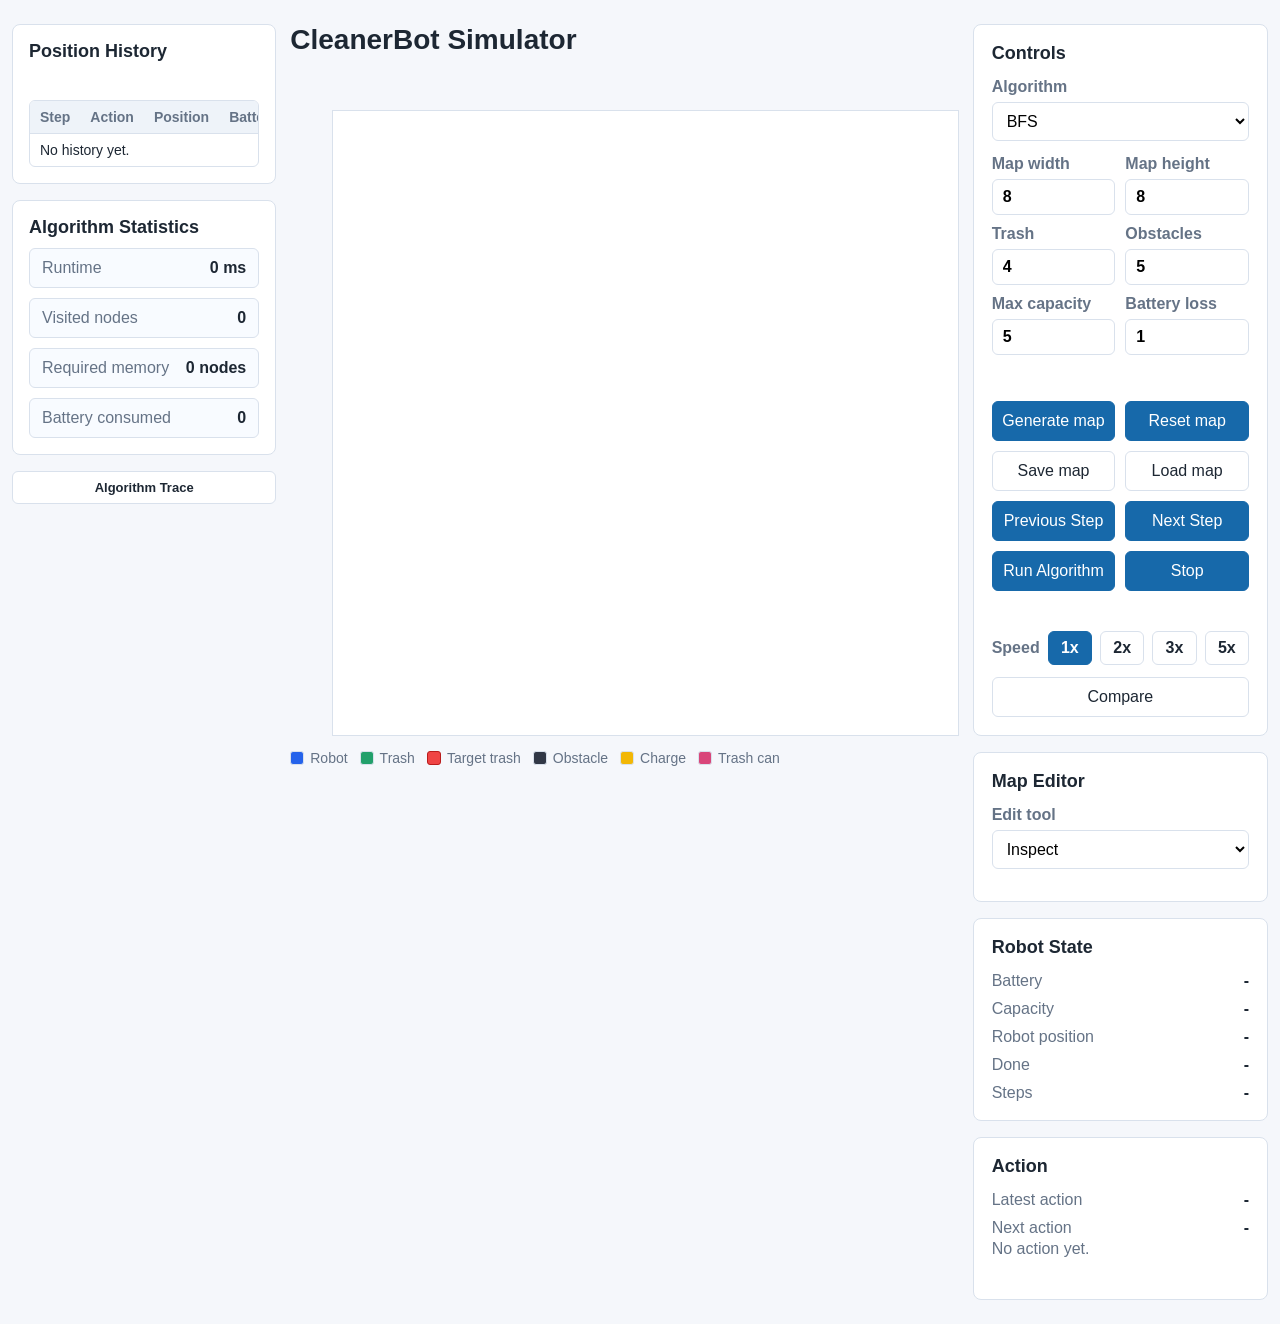
<file: index.html>
<!DOCTYPE html>
<html lang="vi">
<head>
  <meta charset="UTF-8">
  <meta name="viewport" content="width=device-width, initial-scale=1.0">
  <title>CleanerBot AI Simulator</title>
  <link rel="stylesheet" href="style.css">
</head>
<body>
  <main class="app-shell">
    <aside class="insights-panel" aria-label="History and algorithm statistics">
      <section class="history-panel" aria-label="Robot position history">
        <h2>Position History</h2>
        <p id="positionHistorySummary" class="history-summary"></p>
        <div id="positionHistoryWrap" class="history-table-wrap">
          <table class="history-table">
            <thead>
              <tr>
                <th>Step</th>
                <th>Action</th>
                <th>Position</th>
                <th>Battery</th>
                <th>Cap.</th>
              </tr>
            </thead>
            <tbody id="positionHistoryBody">
              <tr>
                <td colspan="5">No history yet.</td>
              </tr>
            </tbody>
          </table>
        </div>
      </section>

      <section class="history-panel metrics-panel" aria-label="Algorithm statistics">
        <h2>Algorithm Statistics</h2>
        <dl class="stats-list algorithm-metrics">
          <div>
            <dt>Runtime</dt>
            <dd id="runtimeValue">0 ms</dd>
          </div>
          <div>
            <dt>Visited nodes</dt>
            <dd id="visitedNodesValue">0</dd>
          </div>
          <div>
            <dt>Required memory</dt>
            <dd id="requiredMemoryValue">0 nodes</dd>
          </div>
          <div>
            <dt>Battery consumed</dt>
            <dd id="batteryConsumedValue">0</dd>
          </div>
        </dl>
      </section>

      <button
        id="traceToggleButton"
        class="secondary-button trace-toggle-button"
        type="button"
        aria-expanded="false"
        aria-controls="tracePopup"
      >
        Algorithm Trace
      </button>

      <section
        id="tracePopup"
        class="history-panel trace-panel trace-popup"
        aria-label="Algorithm traversal log"
        hidden
      >
        <h2>Algorithm Trace</h2>
        <p id="heuristicDescription" class="trace-help">Heuristic: not available.</p>
        <div id="algorithmTrace" class="trace-log">
          <p class="trace-empty">No trace yet.</p>
        </div>
      </section>
    </aside>

    <section class="map-section" aria-label="Simulation map">
      <div class="section-header">
        <div>
          <h1>CleanerBot Simulator</h1>
          <p id="moduleWarning" class="module-warning">
            JavaScript module chua chay. Hay mo bang Live Server thay vi mo truc tiep file HTML.
          </p>
        </div>
      </div>

      <div class="map-layout" aria-label="Grid map with coordinates">
        <div class="map-corner-label" aria-hidden="true"></div>
        <div id="gridColumnLabels" class="map-axis map-axis-columns" aria-hidden="true"></div>
        <div id="gridRowLabels" class="map-axis map-axis-rows" aria-hidden="true"></div>
        <div id="gridMap" class="grid-map" aria-label="Grid map"></div>
      </div>

      <div class="legend" aria-label="Map legend">
        <span><i class="legend-box robot"></i>Robot</span>
        <span><i class="legend-box trash"></i>Trash</span>
        <span><i class="legend-box target-trash"></i>Target trash</span>
        <span><i class="legend-box obstacle"></i>Obstacle</span>
        <span><i class="legend-box charger"></i>Charge</span>
        <span><i class="legend-box trash-can"></i>Trash can</span>
      </div>
    </section>

    <aside class="control-panel" aria-label="Controls">
      <section class="panel-block controls-block">
        <div class="controls-config-region">
          <h2>Controls</h2>

          <label for="algorithmSelect">Algorithm</label>
          <select id="algorithmSelect"></select>

          <div class="settings-grid">
            <label>
              Map width
              <input id="mapWidthInput" type="number" min="4" max="20" value="8">
            </label>
            <label>
              Map height
              <input id="mapHeightInput" type="number" min="4" max="20" value="8">
            </label>
            <label>
              Trash
              <input id="trashCountInput" type="number" min="0" max="57" value="4">
            </label>
            <label>
              Obstacles
              <input id="obstacleCountInput" type="number" min="0" max="62" value="5">
            </label>
            <label>
              Max capacity
              <input id="maxCapacityInput" type="number" min="1" max="20" value="5">
            </label>
            <label>
              Battery loss
              <input id="batteryLossInput" type="number" min="0" max="100" step="0.5" value="1">
            </label>
          </div>
        </div>

        <div class="button-grid">
          <button id="generateButton" type="button">Generate map</button>
          <button id="resetButton" type="button">Reset map</button>
          <button id="saveMapButton" class="secondary-button" type="button">Save map</button>
          <button id="loadMapButton" class="secondary-button" type="button">Load map</button>
          <button id="previousStepButton" type="button">Previous Step</button>
          <button id="nextStepButton" type="button">Next Step</button>
          <button id="runButton" type="button">Run Algorithm</button>
          <button id="stopButton" type="button">Stop</button>
        </div>
        <input id="loadMapInput" type="file" accept=".json,application/json" hidden>
        <p id="mapStorageStatus" class="map-storage-status" role="status" aria-live="polite"></p>

        <div class="speed-controls" aria-label="Run speed">
          <span>Speed</span>
          <button class="speed-button active" type="button" data-speed="1">1x</button>
          <button class="speed-button" type="button" data-speed="2">2x</button>
          <button class="speed-button" type="button" data-speed="3">3x</button>
          <button class="speed-button" type="button" data-speed="5">5x</button>
        </div>

        <form
          id="compareForm"
          class="compare-form"
          action="compare.html"
          method="get"
          target="_blank"
          rel="noopener"
        >
          <input id="compareStateKeyInput" type="hidden" name="stateKey">
          <button id="compareButton" class="secondary-button compare-button" type="submit">Compare</button>
        </form>
      </section>

      <section class="panel-block">
        <h2>Map Editor</h2>

        <label for="editToolSelect">Edit tool</label>
        <select id="editToolSelect">
          <option value="inspect">Inspect</option>
          <option value="empty">Empty</option>
          <option value="trash">Trash</option>
          <option value="obstacle">Obstacle</option>
          <option value="charger">Charging station</option>
          <option value="trash_can">Trash can</option>
          <option value="robot_start">Robot start</option>
        </select>
      </section>

      <section class="panel-block">
        <h2>Robot State</h2>
        <dl class="stats-list">
          <div>
            <dt>Battery</dt>
            <dd id="batteryValue">-</dd>
          </div>
          <div>
            <dt>Capacity</dt>
            <dd id="capacityValue">-</dd>
          </div>
          <div>
            <dt>Robot position</dt>
            <dd id="positionValue">-</dd>
          </div>
          <div>
            <dt>Done</dt>
            <dd id="doneValue">-</dd>
          </div>
          <div>
            <dt>Steps</dt>
            <dd id="stepsValue">-</dd>
          </div>
        </dl>
      </section>

      <section class="panel-block">
        <h2>Action</h2>
        <dl class="stats-list">
          <div>
            <dt>Latest action</dt>
            <dd id="latestActionValue">-</dd>
          </div>
          <div>
            <dt>Next action</dt>
            <dd id="nextActionValue">-</dd>
          </div>
        </dl>
        <p id="latestLog" class="latest-log">No action yet.</p>
      </section>
    </aside>
  </main>

  <dialog id="saveMapDialog" class="map-dialog" aria-labelledby="saveMapDialogTitle">
    <form id="saveMapForm">
      <h2 id="saveMapDialogTitle">Save current map</h2>
      <label for="saveMapNameInput">Map name</label>
      <input
        id="saveMapNameInput"
        type="text"
        maxlength="80"
        autocomplete="off"
        required
      >
      <div class="dialog-actions">
        <button id="cancelSaveMapButton" class="secondary-button" type="button">Cancel</button>
        <button type="submit">Download JSON</button>
      </div>
    </form>
  </dialog>

  <script type="module" src="js/main.js"></script>
</body>
</html>
</file>
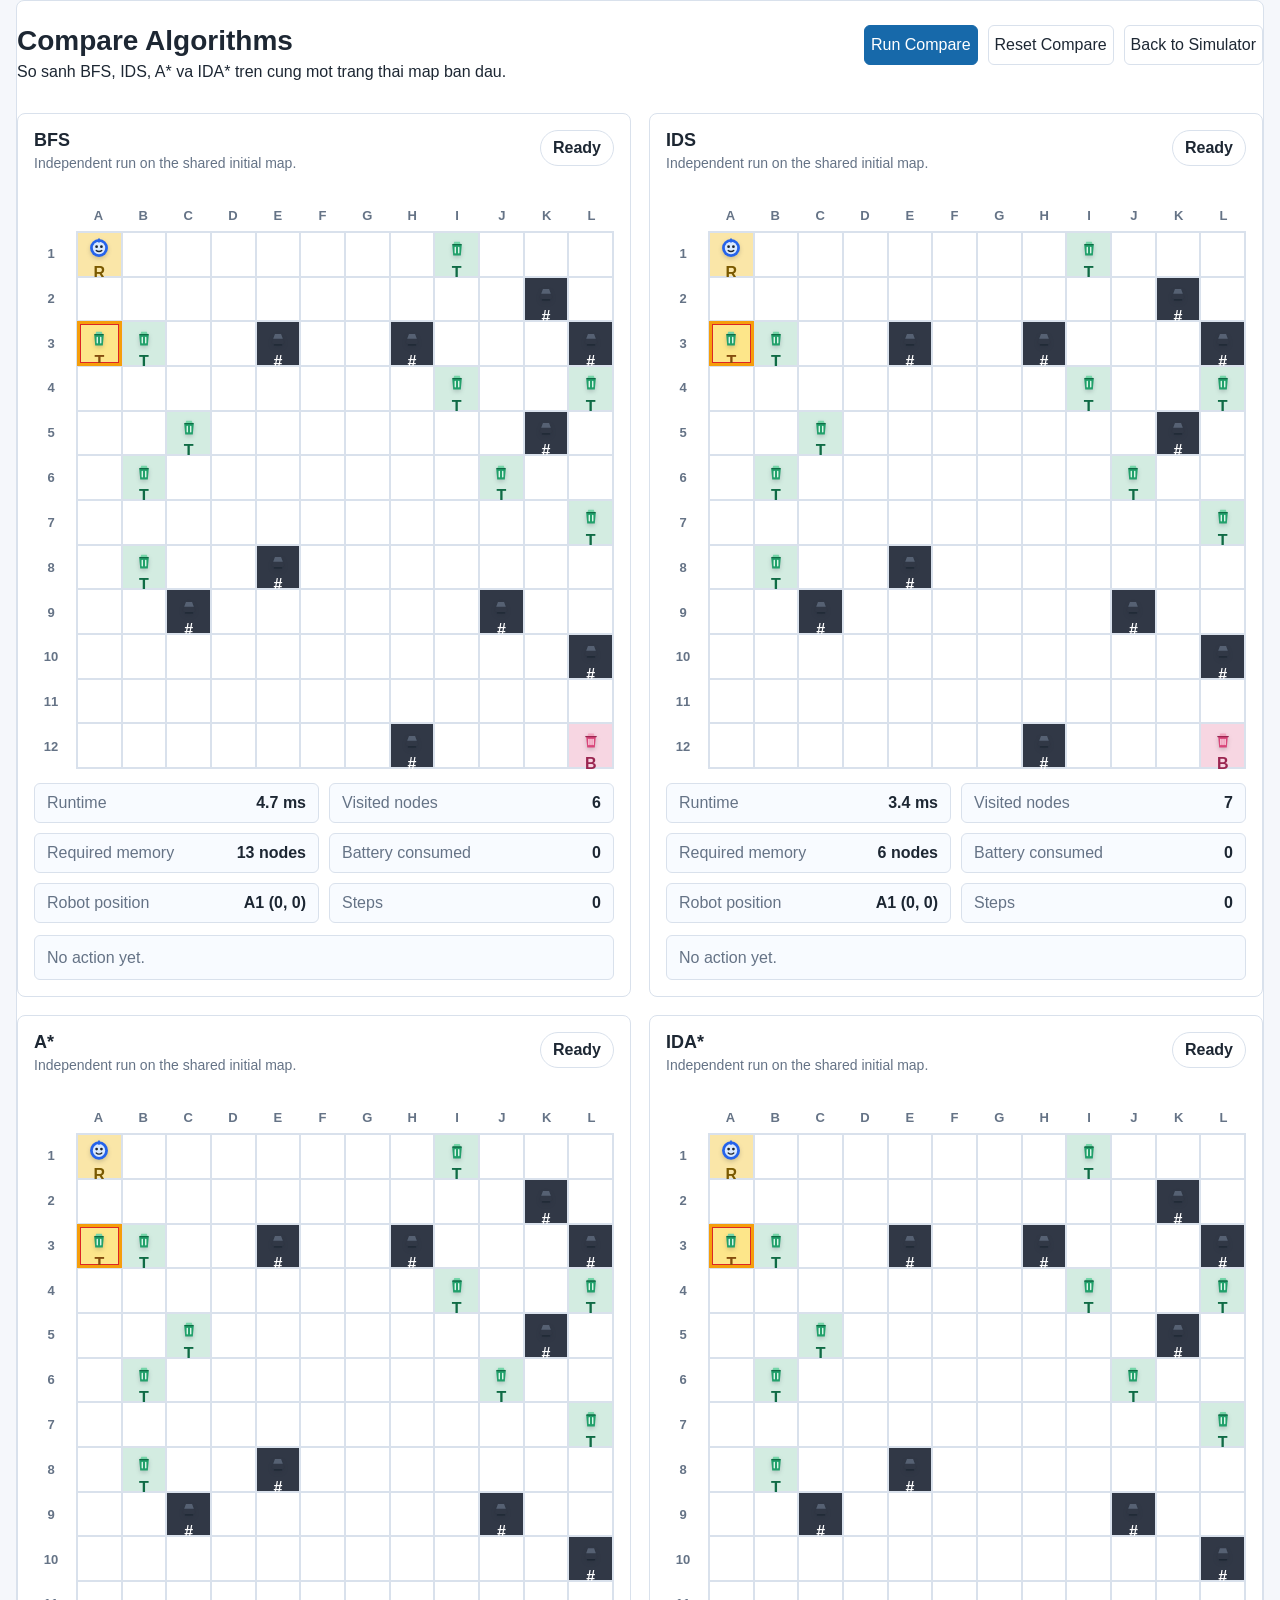
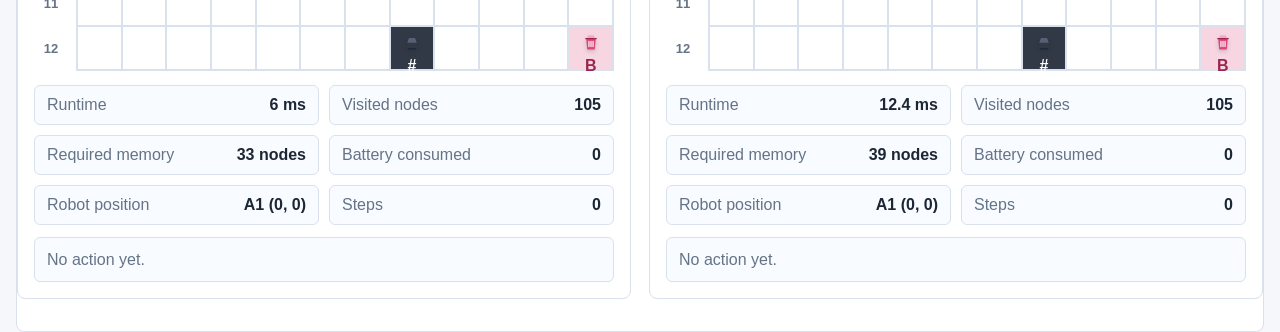
<file: compare.html>
<!DOCTYPE html>
<html lang="vi">
<head>
  <meta charset="UTF-8">
  <meta name="viewport" content="width=device-width, initial-scale=1.0">
  <title>CleanerBot Compare</title>
  <link rel="stylesheet" href="style.css">
</head>
<body class="compare-page">
  <main class="compare-shell">
    <div class="compare-toolbar">
      <div>
        <h1>Compare Algorithms</h1>
        <p>So sanh BFS, IDS, A* va IDA* tren cung mot trang thai map ban dau.</p>
        <p class="module-warning">
          JavaScript module chua chay. Hay mo bang Live Server thay vi mo truc tiep file HTML.
        </p>
      </div>

      <div class="compare-actions">
        <button id="runCompareButton" type="button">Run Compare</button>
        <button id="resetCompareButton" class="secondary-button" type="button">Reset Compare</button>
        <button id="backButton" class="secondary-button" type="button">Back to Simulator</button>
      </div>
    </div>

    <section id="compareGrid" class="compare-grid" aria-label="Algorithm comparison grid"></section>
  </main>

  <script type="module" src="js/compare.js"></script>
</body>
</html>
</file>
<file: style.css>
:root {
  --bg: #f5f7fb;
  --surface: #ffffff;
  --surface-soft: #f8fbff;
  --border: #d9e1ec;
  --text: #1d2733;
  --muted: #657386;
  --primary: #1769aa;
  --primary-dark: #0f4d7d;
  --robot: #2563eb;
  --trash: #22a06b;
  --obstacle: #313846;
  --charger: #f2b705;
  --trash-can: #d9467a;
}

* {
  box-sizing: border-box;
}

body {
  margin: 0;
  min-height: 100vh;
  color: var(--text);
  background: var(--bg);
  font-family: Arial, Helvetica, sans-serif;
}

button,
select,
input {
  font: inherit;
}

body.js-ready .module-warning {
  display: none;
}

.app-shell {
  display: grid;
  grid-template-columns:
    minmax(240px, 0.85fr)
    minmax(560px, 2.15fr)
    minmax(280px, 0.95fr);
  grid-template-areas: "insights map controls";
  align-items: start;
  gap: 14px;
  width: min(1800px, calc(100vw - 24px));
  margin: 0 auto;
  padding: 24px 0;
}

.map-section,
.control-panel,
.insights-panel,
.trace-panel {
  min-width: 0;
}

.insights-panel {
  grid-area: insights;
  display: flex;
  flex-direction: column;
  gap: 16px;
}

.map-section {
  grid-area: map;
}

.control-panel {
  grid-area: controls;
}

.section-header,
.compare-toolbar {
  display: flex;
  align-items: flex-start;
  justify-content: space-between;
  gap: 16px;
  margin-bottom: 16px;
}

h1,
h2,
h3,
p {
  margin-top: 0;
}

h1 {
  margin-bottom: 6px;
  font-size: 28px;
}

h2 {
  margin-bottom: 14px;
  font-size: 18px;
}

h3 {
  margin-bottom: 10px;
  font-size: 16px;
}

.section-header p,
.latest-log,
.stats-list dt,
.trace-help,
.compare-card-subtitle,
.mini-log,
.axis-label {
  color: var(--muted);
}

.module-warning {
  max-width: 640px;
  margin: 10px 0 0;
  padding: 10px 12px;
  border: 1px solid #e8c15f;
  border-radius: 6px;
  color: #624400;
  background: #fff6d7;
  font-size: 14px;
}

.status-badge {
  flex: 0 0 auto;
  padding: 8px 12px;
  border: 1px solid var(--border);
  border-radius: 999px;
  background: var(--surface);
  font-weight: 700;
}

.map-layout {
  display: grid;
  grid-template-columns: 34px minmax(0, 1fr);
  grid-template-rows: 24px auto;
  gap: 8px;
  width: 100%;
  max-width: none;
}

.map-corner-label {
  border-radius: 6px;
  background: transparent;
}

.map-axis {
  display: grid;
}

.map-axis-columns {
  align-items: end;
}

.map-axis-rows {
  align-items: stretch;
}

.axis-label {
  display: grid;
  place-items: center;
  min-width: 0;
  min-height: 0;
  font-size: 13px;
  font-weight: 700;
}

.grid-map {
  display: grid;
  width: 100%;
  aspect-ratio: 1 / 1;
  border: 1px solid var(--border);
  background: var(--surface);
}

.cell {
  position: relative;
  display: grid;
  min-width: 0;
  min-height: 0;
  place-items: center;
  border: 1px solid var(--border);
  font-weight: 700;
  cursor: pointer;
  user-select: none;
}

.cell.has-icon::after {
  content: none;
}

.cell-icon {
  width: min(72%, 46px);
  height: min(72%, 46px);
  max-width: 100%;
  max-height: 100%;
  object-fit: contain;
  filter: drop-shadow(0 2px 2px rgb(29 39 51 / 20%));
  pointer-events: none;
}

.cell-score {
  position: absolute;
  inset: 0;
  z-index: 1;
  display: grid;
  place-items: center;
  padding: 2px;
  overflow: hidden;
  color: #1d2733;
  font-size: clamp(18px, 2.1vw, 34px);
  font-weight: 800;
  line-height: 1;
  text-align: center;
  text-overflow: ellipsis;
  text-shadow:
    0 1px 0 rgb(255 255 255 / 86%),
    0 0 4px rgb(255 255 255 / 92%);
  pointer-events: none;
}

.cell:hover {
  outline: 2px solid var(--primary);
  outline-offset: -2px;
}

.cell.robot {
  background: color-mix(in srgb, var(--robot) 18%, white);
  color: var(--robot);
}

.cell.trash {
  background: color-mix(in srgb, var(--trash) 20%, white);
  color: #0f6b45;
}

.cell.trash.current-target {
  background: #fde68a;
  color: #854d0e;
  outline: 3px solid #f59e0b;
  outline-offset: -3px;
}

.cell.obstacle {
  background: var(--obstacle);
  color: white;
}

.cell.charger {
  background: color-mix(in srgb, var(--charger) 35%, white);
  color: #7a5900;
}

.cell.trash-can {
  background: color-mix(in srgb, var(--trash-can) 22%, white);
  color: #9a2550;
}

.cell.robot::after {
  content: "R";
}

.cell.trash::after {
  content: "T";
}

.cell.obstacle::after {
  content: "#";
}

.cell.charger::after {
  content: "C";
}

.cell.trash-can::after {
  content: "B";
}

.cell.robot.trash::after,
.cell.robot.charger::after,
.cell.robot.trash-can::after {
  content: "R";
}

.cell.target-trash {
  border-color: #b91c1c;
  color: #991b1b;
  background: #fecaca;
  box-shadow: inset 0 0 0 3px #dc2626;
}

.legend {
  display: flex;
  flex-wrap: wrap;
  gap: 12px;
  margin-top: 14px;
  color: var(--muted);
  font-size: 14px;
}

.legend span {
  display: inline-flex;
  align-items: center;
  gap: 6px;
}

.legend-box {
  width: 14px;
  height: 14px;
  border-radius: 3px;
  border: 1px solid var(--border);
}

.legend-box.robot {
  background: var(--robot);
}

.legend-box.trash {
  background: var(--trash);
}

.legend-box.target-trash {
  border-color: #b91c1c;
  background: #ef4444;
}

.legend-box.obstacle {
  background: var(--obstacle);
}

.legend-box.charger {
  background: var(--charger);
}

.legend-box.trash-can {
  background: var(--trash-can);
}

.history-panel {
  width: 100%;
  max-width: none;
  margin-top: 0;
  padding: 16px;
  border: 1px solid var(--border);
  border-radius: 8px;
  background: var(--surface);
}

.history-panel h2 {
  margin-bottom: 10px;
}

.history-summary {
  min-height: 18px;
  margin-bottom: 10px;
  color: var(--muted);
  font-size: 14px;
}

.history-table-wrap {
  max-height: min(46vh, 420px);
  overflow: auto;
  border: 1px solid var(--border);
  border-radius: 6px;
}

.history-table {
  width: 100%;
  border-collapse: collapse;
  font-size: 14px;
}

.history-table th,
.history-table td {
  padding: 8px 10px;
  border-bottom: 1px solid var(--border);
  text-align: left;
  white-space: nowrap;
}

.history-table th {
  position: sticky;
  top: 0;
  background: #eef3f9;
  color: var(--muted);
  font-weight: 700;
}

.history-table tr:last-child td {
  border-bottom: 0;
}

.algorithm-metrics {
  grid-template-columns: 1fr;
}

.algorithm-metrics div,
.compare-metrics div {
  padding: 10px 12px;
  border: 1px solid var(--border);
  border-radius: 6px;
  background: var(--surface-soft);
}

.trace-panel {
  padding-bottom: 14px;
}

.trace-help {
  margin-bottom: 10px;
  font-size: 14px;
}

.trace-log {
  max-height: min(72vh, 720px);
  overflow: auto;
  padding: 12px;
  border: 1px solid var(--border);
  border-radius: 6px;
  background: #f9fbfd;
}

.trace-entry {
  padding: 10px 0;
  border-bottom: 1px solid #e8eef5;
}

.trace-entry:last-child {
  border-bottom: 0;
}

.trace-title {
  margin: 0 0 6px;
  font-weight: 700;
}

.trace-line {
  margin: 2px 0;
  font-family: "Courier New", Courier, monospace;
  font-size: 13px;
  line-height: 1.5;
}

.trace-empty {
  margin: 0;
  color: var(--muted);
}

.control-panel {
  display: flex;
  flex-direction: column;
  gap: 16px;
}

.controls-block {
  position: relative;
}

.controls-config-region {
  position: relative;
  margin: -18px -18px 14px;
  padding: 18px;
}

.trace-toggle-button {
  width: 100%;
  min-height: 32px;
  padding: 8px 12px;
  font-size: 13px;
  font-weight: 700;
}

.insights-panel .trace-popup {
  display: flex;
  flex-direction: column;
  max-height: min(52vh, 480px);
}

.app-shell .trace-popup[hidden] {
  display: none;
}

.insights-panel .trace-popup h2 {
  flex: 0 0 auto;
}

.insights-panel .trace-popup .trace-help {
  flex: 0 0 auto;
}

.insights-panel .trace-popup .trace-log {
  flex: 1 1 auto;
  min-height: 0;
  max-height: none;
  overflow: auto;
}

.panel-block,
.compare-card,
.compare-shell {
  border: 1px solid var(--border);
  border-radius: 8px;
  background: var(--surface);
}

.panel-block {
  padding: 18px;
}

label {
  display: block;
  margin-bottom: 6px;
  color: var(--muted);
  font-weight: 700;
}

select {
  width: 100%;
  margin-bottom: 14px;
  padding: 9px 10px;
  border: 1px solid var(--border);
  border-radius: 6px;
  background: white;
}

.settings-grid {
  display: grid;
  grid-template-columns: 1fr 1fr;
  gap: 10px;
  margin-bottom: 14px;
}

.settings-grid label {
  margin-bottom: 0;
}

input {
  width: 100%;
  margin-top: 6px;
  padding: 8px 10px;
  border: 1px solid var(--border);
  border-radius: 6px;
}

.button-grid {
  display: grid;
  grid-template-columns: 1fr 1fr;
  gap: 10px;
}

button {
  min-height: 40px;
  border: 1px solid var(--primary);
  border-radius: 6px;
  color: white;
  background: var(--primary);
  cursor: pointer;
}

button:hover {
  background: var(--primary-dark);
}

button:disabled {
  border-color: #b9c5d4;
  background: #b9c5d4;
  cursor: not-allowed;
}

.secondary-button {
  border-color: var(--border);
  color: var(--text);
  background: white;
}

.secondary-button:hover {
  border-color: var(--primary);
  color: white;
  background: var(--primary);
}

.compare-form {
  margin-top: 12px;
}

.compare-button {
  width: 100%;
}

.map-storage-status {
  min-height: 18px;
  margin: 10px 0 0;
  color: var(--muted);
  font-size: 13px;
  line-height: 1.35;
}

.map-storage-status.error {
  color: #b42318;
}

.map-dialog {
  width: min(420px, calc(100vw - 32px));
  padding: 20px;
  border: 1px solid var(--border);
  border-radius: 10px;
  color: var(--text);
  background: var(--surface);
  box-shadow: 0 20px 60px rgb(29 39 51 / 28%);
}

.map-dialog::backdrop {
  background: rgb(29 39 51 / 42%);
}

.map-dialog h2 {
  margin-bottom: 16px;
}

.map-dialog input {
  margin-bottom: 18px;
}

.dialog-actions {
  display: grid;
  grid-template-columns: 1fr 1fr;
  gap: 10px;
}

.speed-controls {
  display: grid;
  grid-template-columns: auto repeat(4, 1fr);
  align-items: center;
  gap: 8px;
  margin-top: 12px;
  color: var(--muted);
  font-weight: 700;
}

.speed-button {
  min-height: 34px;
  padding: 0 8px;
  border-color: var(--border);
  color: var(--text);
  background: white;
}

.speed-button:hover,
.speed-button.active {
  border-color: var(--primary);
  color: white;
  background: var(--primary);
}

.stats-list {
  display: grid;
  gap: 10px;
  margin: 0;
}

.stats-list div {
  display: flex;
  align-items: center;
  justify-content: space-between;
  gap: 12px;
}

.stats-list dt,
.stats-list dd {
  margin: 0;
}

.stats-list dd {
  font-weight: 700;
  text-align: right;
}

.latest-log,
.mini-log {
  min-height: 44px;
  margin-bottom: 0;
  line-height: 1.45;
}

.compare-page main {
  width: min(1320px, calc(100vw - 32px));
  margin: 0 auto;
  padding: 24px 0 32px;
}

.compare-shell {
  padding: 20px;
}

.compare-actions {
  display: flex;
  gap: 10px;
  flex-wrap: wrap;
}

.compare-grid {
  display: grid;
  grid-template-columns: repeat(2, minmax(0, 1fr));
  gap: 18px;
}

.compare-card {
  padding: 16px;
}

.compare-card h2 {
  margin-bottom: 4px;
}

.compare-card-subtitle {
  margin-bottom: 12px;
  font-size: 14px;
}

.compare-card .map-layout {
  width: 100%;
  max-width: none;
}

.compare-card .history-panel,
.compare-card .trace-panel {
  width: 100%;
  max-width: none;
}

.compare-card .cell {
  cursor: default;
}

.compare-card .cell:hover {
  outline: none;
}

.compare-metrics {
  grid-template-columns: 1fr 1fr;
  margin-top: 14px;
}

.mini-log {
  margin-top: 12px;
  padding: 10px 12px;
  border: 1px solid var(--border);
  border-radius: 6px;
  background: var(--surface-soft);
}

@media (max-width: 1180px) {
  .app-shell {
    grid-template-columns: repeat(2, minmax(0, 1fr));
    grid-template-areas:
      "map map"
      "insights controls";
    width: min(960px, calc(100vw - 24px));
  }
}

@media (max-width: 880px) {
  .map-layout,
  .history-panel {
    width: 100%;
    max-width: none;
  }

  .algorithm-metrics,
  .compare-metrics {
    grid-template-columns: 1fr;
  }

  .compare-grid {
    grid-template-columns: 1fr;
  }
}

@media (max-width: 720px) {
  .app-shell {
    grid-template-columns: 1fr;
    grid-template-areas:
      "map"
      "insights"
      "controls";
  }
}
</file>
